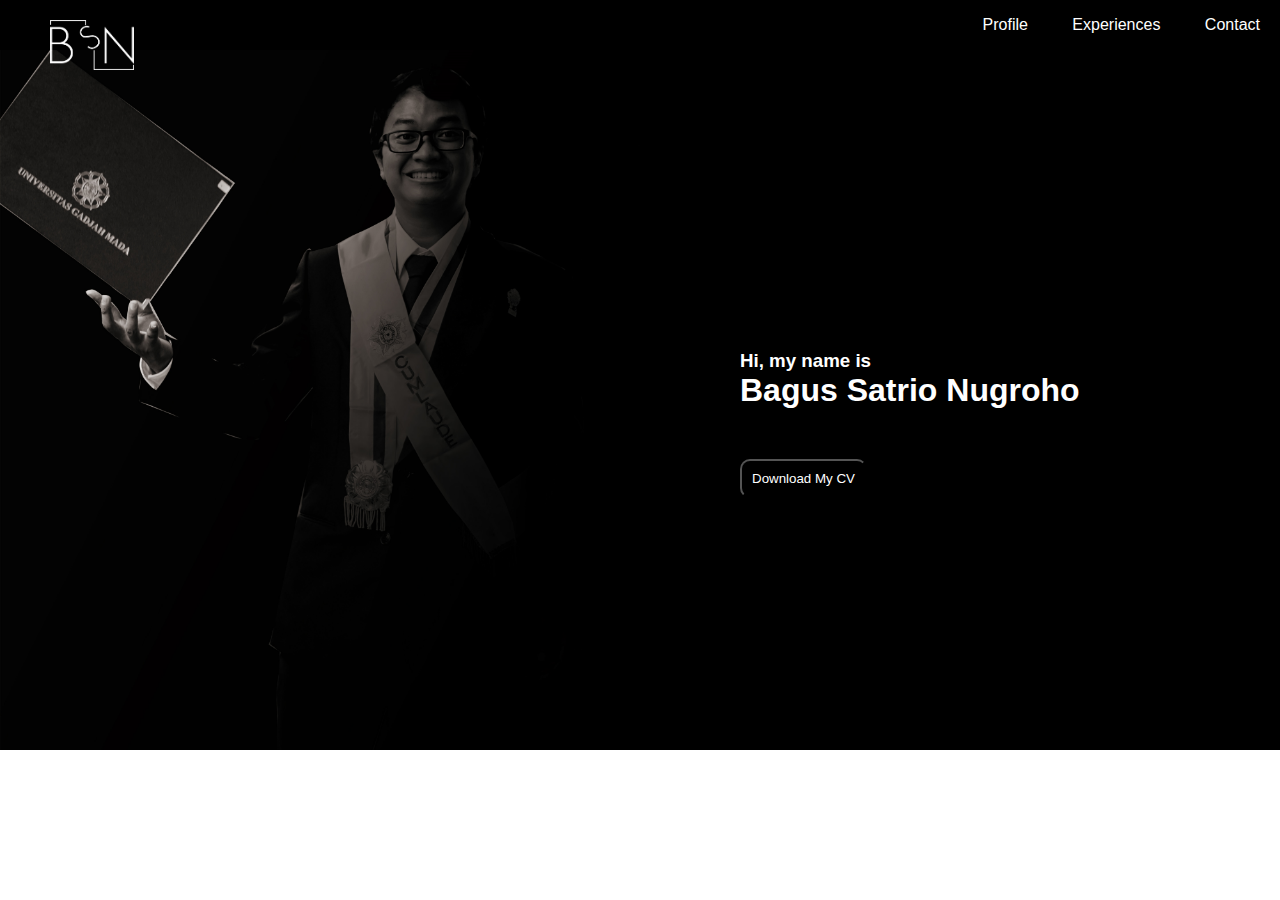
<file: index.html>
<!DOCTYPE html>
<html>
<head>
    <title>Hello There!</title>
    <meta charset="utf-8">
    <meta name="viewport" content="width=device-width, initial-scale=1.0">
    <link rel="stylesheet" href="stylesheet.css">
</head>

<body>
    <header>
        <div class="upper-Wrap">
            <nav>
                <ul>
                    <li><a href="#">Profile</a></li>
                    <li><a href="Flexbox/Card.html">Experiences</a></li>
                    <li><a href="Flexbox/Contact/contact.html">Contact</a></li>
                </ul>
            </nav>
            <div class="logo">
                <img src="Tio-logo.png" alt="Gambar Logo">
            </div>
        </div>
    </header>

    <div class="container">
        <div class="left-side">
            <!--  -->
        </div>
        <div class="right-side">
            <div class="teks">
                <div class="teks-contain">
                    <h3><b>Hi, my name is</b></h3>
                    <h1>Bagus Satrio Nugroho</h1>
                </div>
                <div class="btn">
                    <a href="Bagus Satrio Nugroho_CV_Mar_2022.pdf">
                        <input type="button" value="Download My CV"></input>
                    </a>
                    
                </div>
            </div>
        </div>
    </div>
    <!-- <footer>
        <div class="copyright">
            <p>Design : Bagus Satrio Nugrohor</p>
        </div>
        <div class="year">
            <p>June,2020</p>
        </div>s
    </footer> -->
</body>
</html>
</file>
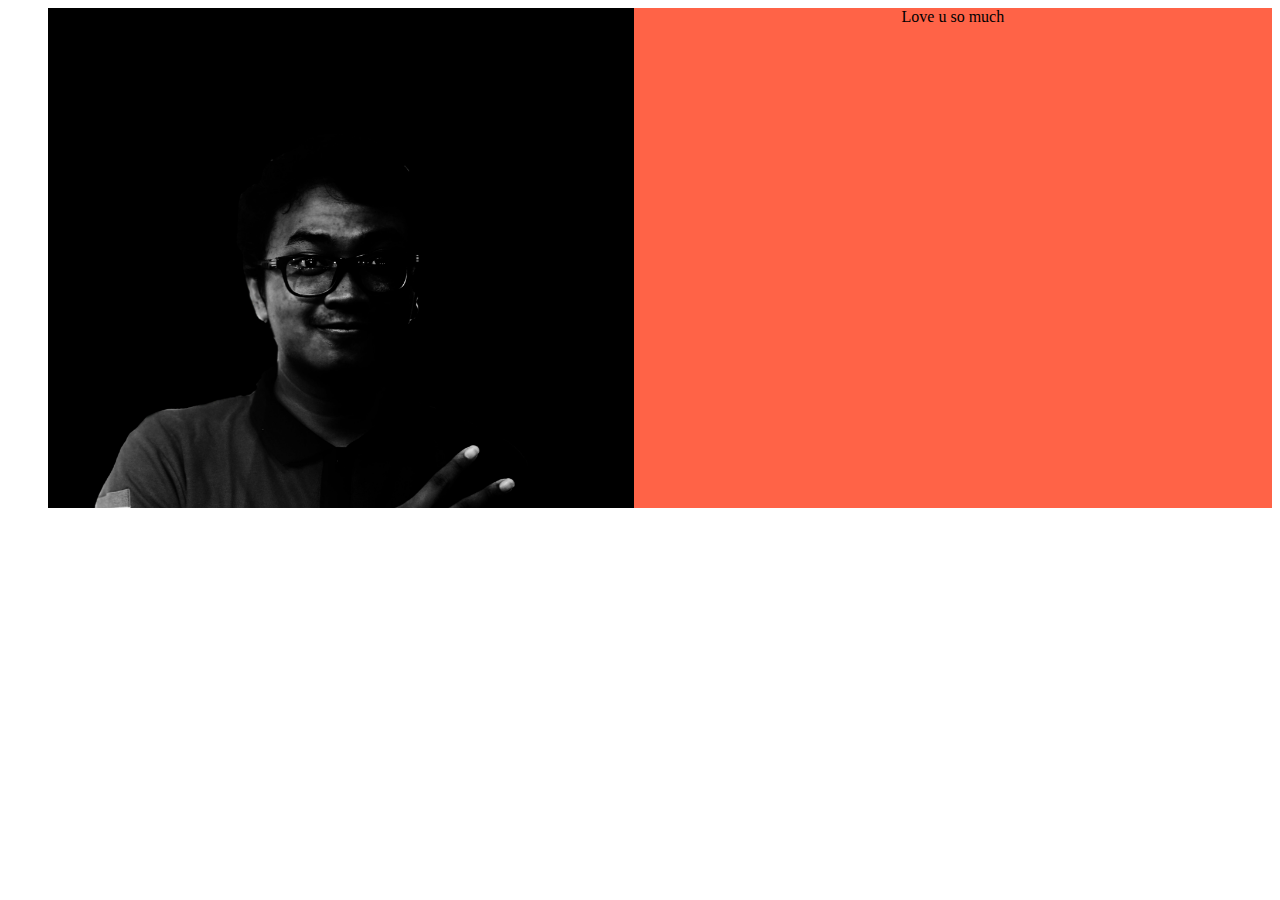
<file: Coba-Flex/index.html>
<!DOCTYPE html>
<html>
<head>
    <title>Coba Flex</title>
    <meta charset="utf-8">
    <meta name="viewport" content="width=device-width, initial-scale=1.0">
    <link rel="stylesheet" href="stylesheet.css">
</head>
<body>
    <ul class="Flex-test">
        <li class="box1">Hai beb</li>
        <li class="box2">Love u so much</li>
    </ul>
</body>
</html>
</file>
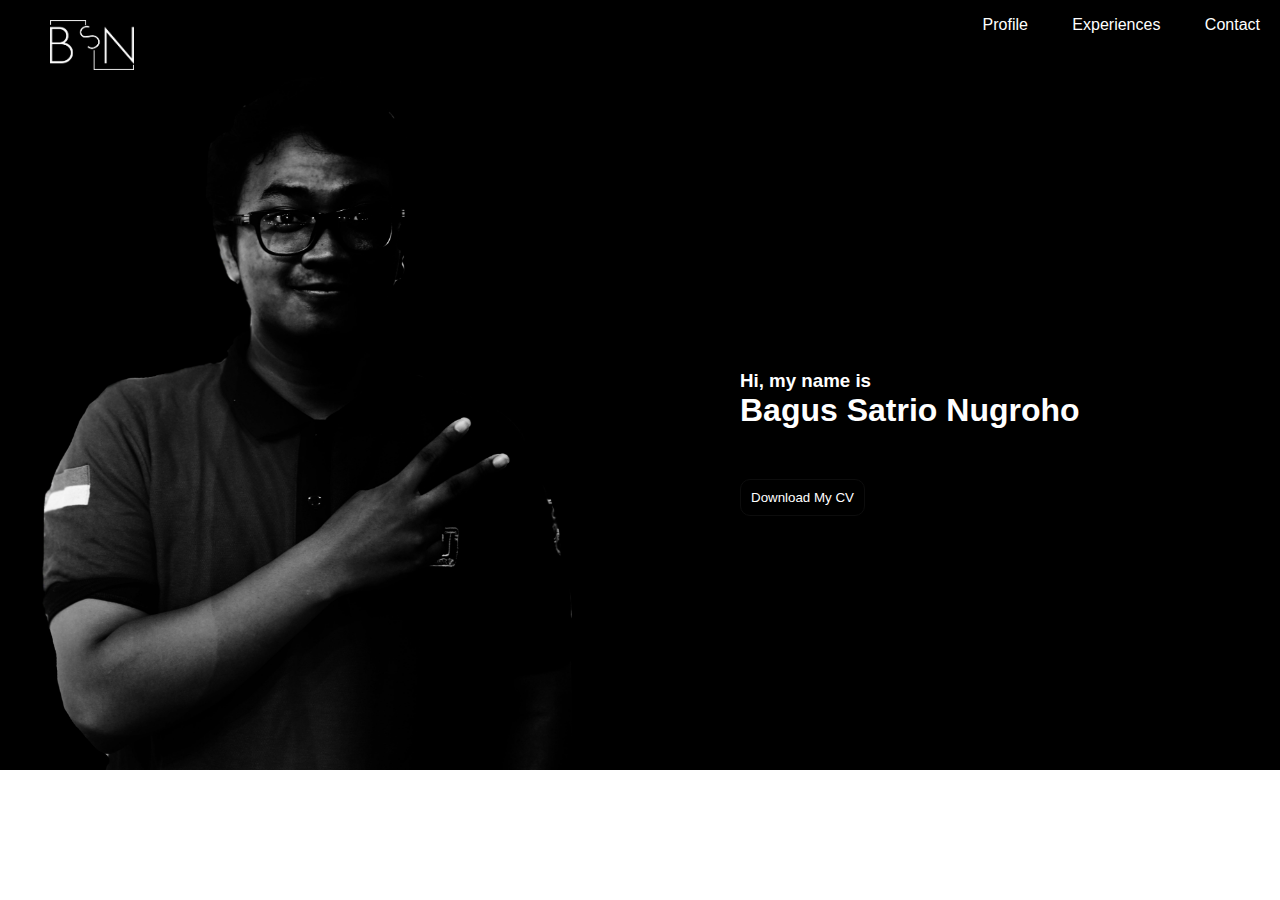
<file: Flexbox/index.html>
<!DOCTYPE html>
<html>
<head>
    <title>Hello There!</title>
    <meta charset="utf-8">
    <meta name="viewport" content="width=device-width, initial-scale=1.0">
    <link rel="stylesheet" href="stylesheet.css">
</head>

<body>
    <header>
        <div class="upper-Wrap">
            <nav>
                <ul>
                    <li><a href="index.html">Profile</a></li>
                    <li><a href="experiences.html">Experiences</a></li>
                    <li><a href="contact.html">Contact</a></li>
                </ul>
            </nav>
            <div class="logo">
                <img src="Tio-logo.png" alt="Gambar Logo">
            </div>
        </div>
    </header>

    <div class="container">
        <div class="left-side">
            <!--  -->
        </div>
        <div class="right-side">
            <div class="teks">
                <div class="teks-contain">
                    <h3><b>Hi, my name is</b></h3>
                    <h1>Bagus Satrio Nugroho</h1>
                </div>
                <div class="btn">
                    <input type="button" value="Download My CV"></input>
                </div>
            </div>
        </div>
    </div>
    <!-- <footer>
        <div class="copyright">
            <p>Design : Bagus Satrio Nugrohor</p>
        </div>
        <div class="year">
            <p>June,2020</p>
        </div>
    </footer> -->
</body>
</html>
</file>
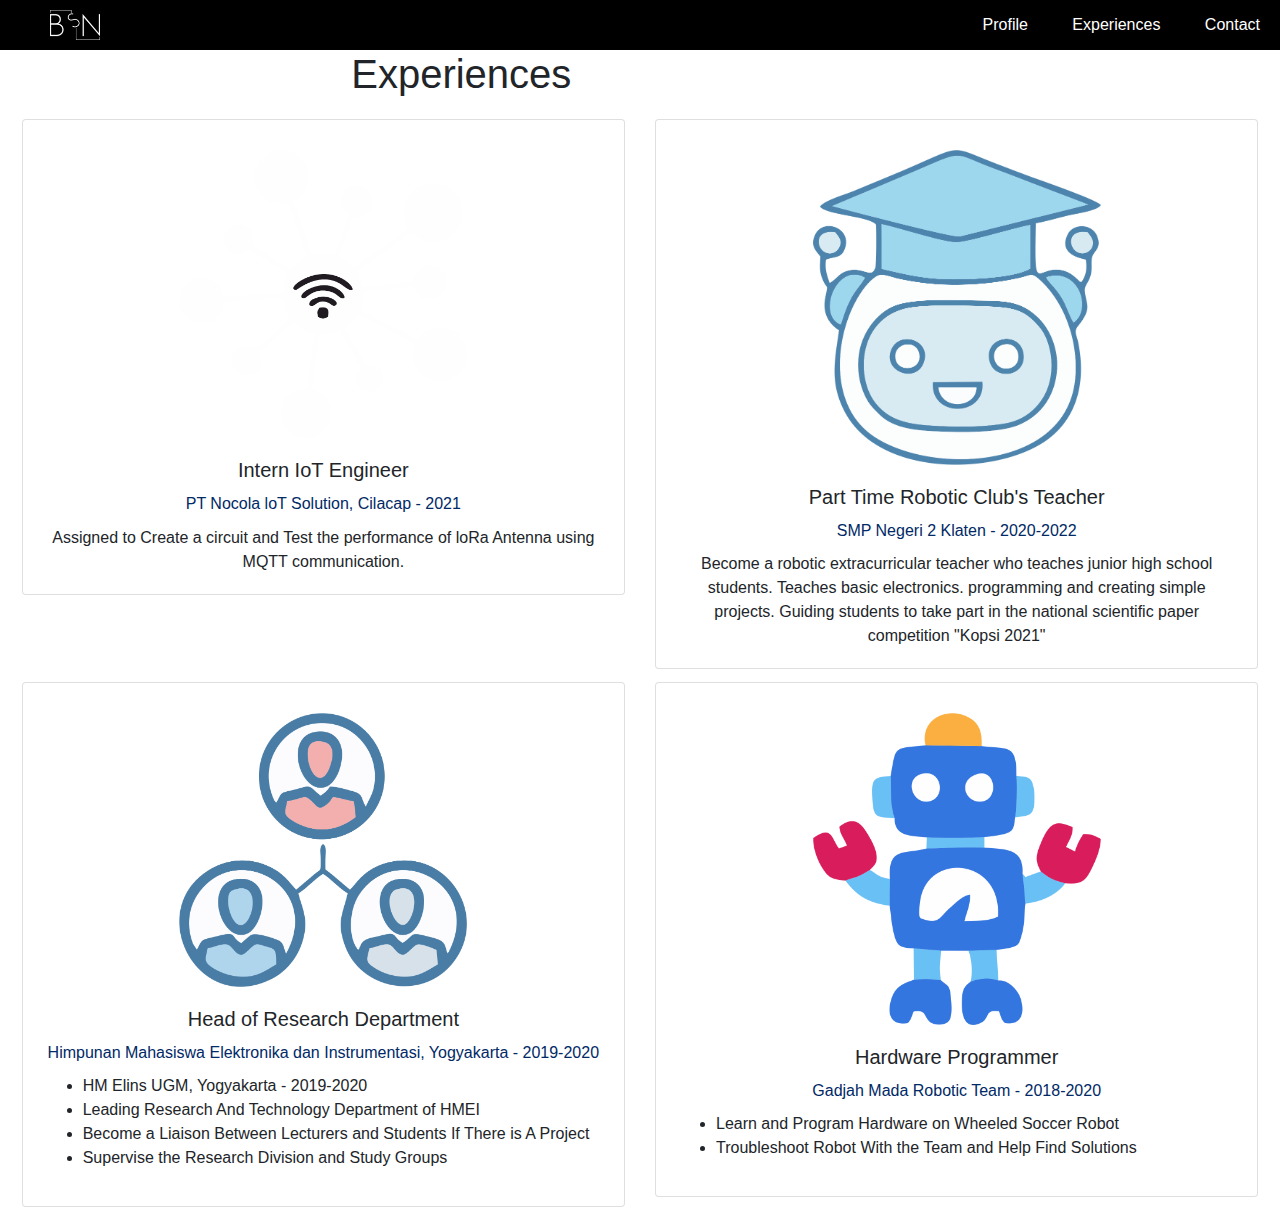
<file: Flexbox/Card.html>
<!doctype html>
<html lang="en">
  <head>
    <!-- Required meta tags -->
    <meta charset="utf-8">
    <meta name="viewport" content="width=device-width, initial-scale=1, shrink-to-fit=no">

    <!-- Bootstrap CSS -->
    <link rel="stylesheet" href="https://stackpath.bootstrapcdn.com/bootstrap/4.3.1/css/bootstrap.min.css" integrity="sha384-ggOyR0iXCbMQv3Xipma34MD+dH/1fQ784/j6cY/iJTQUOhcWr7x9JvoRxT2MZw1T" crossorigin="anonymous">
    <link rel="stylesheet" href="style2.css">
    <title style="margin: 5pt;">Experience</title>
  </head>
  
  <body>
    <header style="height: 50px;
    background-color: black;
    color: white;">
        <div class="upper-Wrap">
            <nav style="float: right;">
                <ul style="list-style: none;">
                    <li style="display: inline-block;background-color: black;"><a style="display: block;
                        padding: 0 20px;
                        text-decoration: none;
                        color: white;
                        line-height: 50px;" href="../index.html">Profile</a></li>
                    <li style="display: inline-block;background-color: black;"><a style="display: block;
                        padding: 0 20px;
                        text-decoration: none;
                        color: white;
                        line-height: 50px;" href="Card.html">Experiences</a></li>
                    <li style="display: inline-block;background-color: black;"><a style="display: block;
                        padding: 0 20px;
                        text-decoration: none;
                        color: white;
                        line-height: 50px;" href="Contact/contact.html">Contact</a></li>
                </ul>
            </nav>
            <div class="logo" style="padding-top:10px; padding-left: 50px;">
                <img style="height: 30px;" src="Tio-logo.png" alt="Gambar Logo">
            </div>
        </div>
    </header>
    <h1 style="text-align: center;">Experiences</h1>
    <div class="row" style="margin: 5pt;">
        <!--  -->
        <div class="col-sm-6">
          <div class="card" style="margin-top: 10pt;">
            <img src="IoT.png" class="card-img-top" alt="..." style="width: 18rem; align-self: center; padding-top:5%;">
            <div class="card-body">
              <h5 class="card-title" style="text-align: center;">Intern IoT Engineer </h5>
              <h6 class="card-title" style="text-align: center; color: #002966;">PT Nocola loT Solution, Cilacap - 2021 </h6>
              <p class="card-text" style="text-align: center;">Assigned to Create a circuit and Test the performance of loRa Antenna using MQTT communication.</p>
              <!-- <a style="width: fit-content;" href="#" class="btn btn-outline-light " >Go somewhere</a> -->
              <!-- <button type="button" class="btn btn-outline-light">Light</button> -->
            </div>
          </div>
        </div>
        <!--  -->
        <div class="col-sm-6">
            <div class="card" style="margin-top: 10pt;">
              <img src="robotic.png" class="card-img-top" alt="..." style="width: 18rem; align-self: center; padding-top:5%;">
              <div class="card-body">
                <h5 class="card-title" style="text-align: center;">Part Time Robotic Club's Teacher </h5>
                <h6 class="card-title" style="text-align: center; color: #002966;">SMP Negeri 2 Klaten - 2020-2022</h6>
                <p class="card-text" style="text-align: center;">Become a robotic extracurricular teacher who teaches junior high school students. Teaches basic electronics. programming and creating simple projects. Guiding students to take part in the national scientific paper competition "Kopsi 2021"</p>
                <!-- <a style="width: fit-content;" href="#" class="btn btn-outline-light " >Go somewhere</a> -->
                <!-- <button type="button" class="btn btn-outline-light">Light</button> -->
              </div>
            </div>
        </div>
        <!--  -->
        <div class="col-sm-6">
            <div class="card" style="margin-top: 10pt;">
              <img src="leader.png" class="card-img-top" alt="..." style="width: 18rem; align-self: center; padding-top:5%;">
              <div class="card-body">
                <h5 class="card-title" style="text-align: center;">Head of Research Department</h5>
                <h6 class="card-title" style="text-align: center; color: #002966;">Himpunan Mahasiswa Elektronika dan Instrumentasi, Yogyakarta - 2019-2020</h6>
                <ul>
                    <li>HM Elins UGM, Yogyakarta - 2019-2020</li>
                    <li class="HM">Leading Research And Technology Department of HMEI</li>
                    <li class="HM">Become a Liaison Between Lecturers and Students If There is A Project</li>
                    <li class="HM">Supervise the Research Division and Study Groups</li>
                </ul>
                <!-- <p class="card-text" style="text-align: center; color: #9d9d62">Assigned to Create a circuit and Test the performance of loRa Antenna using MQTT communication.</p> -->
                <!-- <a style="width: fit-content;" href="#" class="btn btn-outline-light " >Go somewhere</a> -->
                <!-- <button type="button" class="btn btn-outline-light">Light</button> -->
              </div>
            </div>
        </div>
        <!--  -->
        <div class="col-sm-6">
            <div class="card" style="margin-top: 10pt;">
              <img src="robot.png" class="card-img-top" alt="..." style="width: 18rem; align-self: center; padding-top:5%;">
              <div class="card-body">
                <h5 class="card-title" style="text-align: center;">Hardware Programmer</h5>
                <h6 class="card-title" style="text-align: center; color: #002966;">Gadjah Mada Robotic Team - 2018-2020</h6>
                <ul>
                    <li class="HM">Learn and Program Hardware on Wheeled Soccer Robot</li>
                    <li class="HM">Troubleshoot Robot With the Team and Help Find Solutions</li>
                </ul>
                <!-- <p class="card-text" style="text-align: center; color: #9d9d62">Assigned to Create a circuit and Test the performance of loRa Antenna using MQTT communication.</p> -->
                <!-- <a style="width: fit-content;" href="#" class="btn btn-outline-light " >Go somewhere</a> -->
                <!-- <button type="button" class="btn btn-outline-light">Light</button> -->
              </div>
            </div>
        </div>
      </div>
    <!-- Optional JavaScript -->
    <!-- jQuery first, then Popper.js, then Bootstrap JS -->
    <script src="https://code.jquery.com/jquery-3.3.1.slim.min.js" integrity="sha384-q8i/X+965DzO0rT7abK41JStQIAqVgRVzpbzo5smXKp4YfRvH+8abtTE1Pi6jizo" crossorigin="anonymous"></script>
    <script src="https://cdnjs.cloudflare.com/ajax/libs/popper.js/1.14.7/umd/popper.min.js" integrity="sha384-UO2eT0CpHqdSJQ6hJty5KVphtPhzWj9WO1clHTMGa3JDZwrnQq4sF86dIHNDz0W1" crossorigin="anonymous"></script>
    <script src="https://stackpath.bootstrapcdn.com/bootstrap/4.3.1/js/bootstrap.min.js" integrity="sha384-JjSmVgyd0p3pXB1rRibZUAYoIIy6OrQ6VrjIEaFf/nJGzIxFDsf4x0xIM+B07jRM" crossorigin="anonymous"></script>
  </body>
</html>
</file>
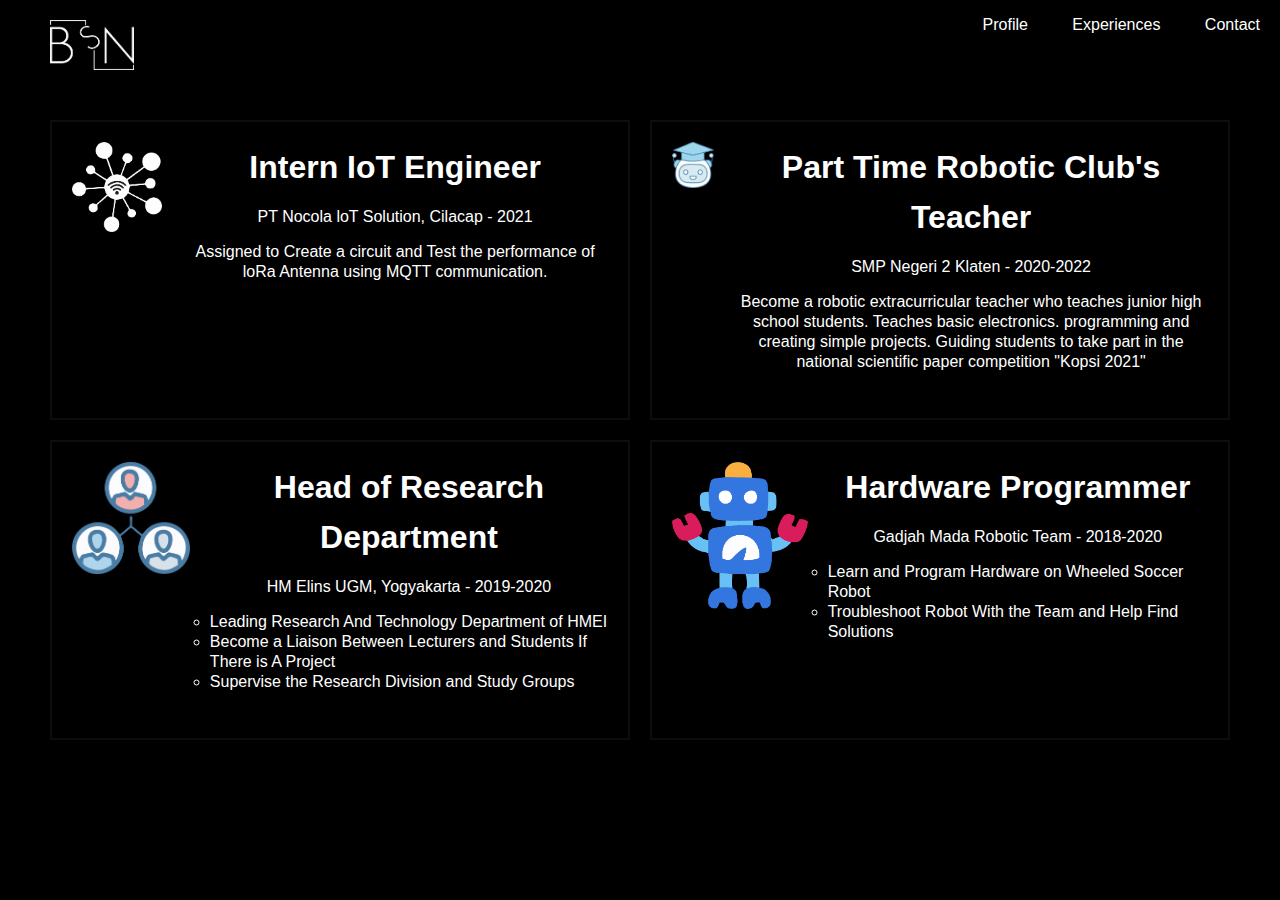
<file: Flexbox/experiences.html>
<!DOCTYPE html>
<html>
<head>
    <title>Experiences</title>
    <meta charset="utf-8">
    <meta name="viewport" content="width=device-width, initial-scale=1.0">
    <link rel="stylesheet" href="experiences.css">
</head>

<body>
    <header>
        <div class="upper-Wrap">
            <nav>
                <ul>
                    <li><a href="../index.html">Profile</a></li>
                    <li><a href="experiences.html">Experiences</a></li>
                    <li><a href="contact.html">Contact</a></li>
                </ul>
            </nav>
            <div class="logo">
                <img src="Tio-logo.png" alt="Gambar Logo">
            </div>
        </div>
    </header>
    <div class="container">
        <div class="exp">
            <div class="flexcard">
                <div class="card1" id="kartu">
                    <div class="logoexp">
                        <img src="IoT.png" alt="Ini Gambar">
                    </div>
                    <div class="kontenkartu">
                        <ul>
                            <li><h1>Intern IoT Engineer</h1></li>
                            <li>PT Nocola loT Solution, Cilacap - 2021</li>
                            <li><p class="Spesial">Assigned to Create a circuit and Test the performance of loRa Antenna using MQTT communication.</p></li>
                            <!-- <li></li> -->
                        </ul>
                    </div>
                </div>
                <div class="card2" id="kartu">
                    <div class="logoexp">
                        <img src="robotic.png" alt="Ini Gambar">
                    </div>
                    <div class="kontenkartu">
                        <ul>
                            <li><h1>Part Time Robotic Club's Teacher</h1></li>
                            <li>SMP Negeri 2 Klaten - 2020-2022</li>
                            <li><p class="Spesial">Become a robotic extracurricular teacher who teaches junior high school students. Teaches basic electronics. programming and creating simple projects. Guiding students to take part in the national scientific paper competition "Kopsi 2021"</p></li>
                            <!-- <li>Ahahaha</li> -->
                        </ul>
                    </div>
                </div>
                <div class="card3" id="kartu">
                    <div class="logoexp">
                        <img src="leader.png" alt="Ini Gambar">
                    </div>
                    <div class="kontenkartu">
                        <ul>
                            <li><h1>Head of Research Department</h1></li>
                            <li>HM Elins UGM, Yogyakarta - 2019-2020</li>
                            <li class="HM">Leading Research And Technology Department of HMEI</li>
                            <li class="HM">Become a Liaison Between Lecturers and Students If There is A Project</li>
                            <li class="HM">Supervise the Research Division and Study Groups</li>
                        </ul>
                    </div>
                </div>
                <div class="card4" id="kartu">
                    <div class="logoexp">
                        <img src="robot.png" alt="Ini Gambar">
                    </div>
                    <div class="kontenkartu">
                        <ul>
                            <li><h1>Hardware Programmer</h1></li>
                            <li>Gadjah Mada Robotic Team - 2018-2020</li>
                            <li class="HM">Learn and Program Hardware on Wheeled Soccer Robot</li>
                            <li class="HM">Troubleshoot Robot With the Team and Help Find Solutions</li>
                        </ul>
                    </div>
                </div>
            </div>
        </div>
    </div>
</body>

</html>
</file>
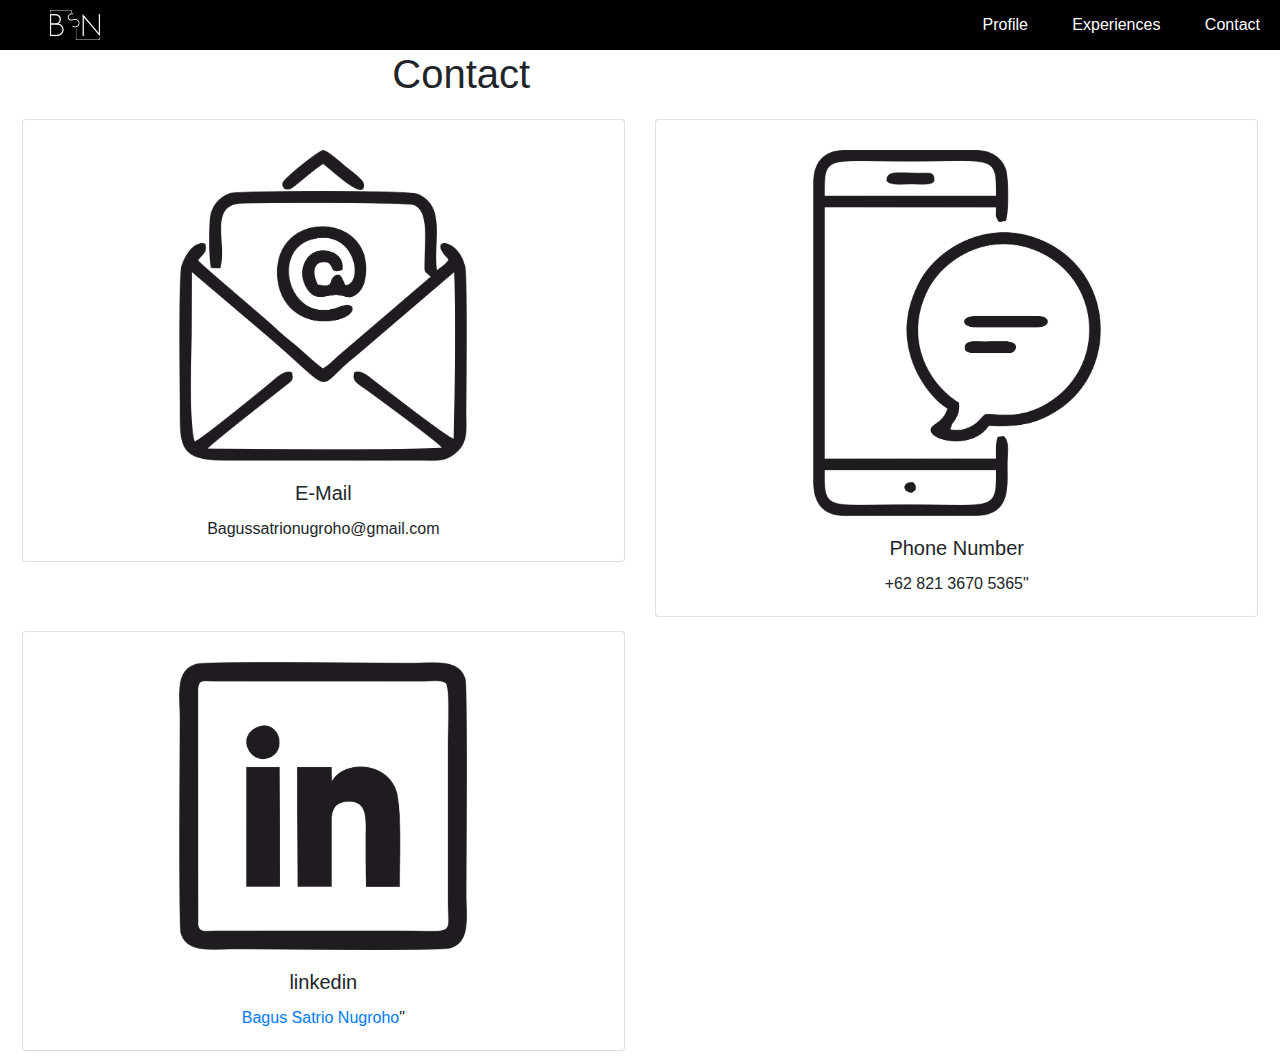
<file: Flexbox/Contact/contact.html>
<!doctype html>
<html lang="en">
  <head>
    <!-- Required meta tags -->
    <meta charset="utf-8">
    <meta name="viewport" content="width=device-width, initial-scale=1, shrink-to-fit=no">

    <!-- Bootstrap CSS -->
    <link rel="stylesheet" href="https://stackpath.bootstrapcdn.com/bootstrap/4.3.1/css/bootstrap.min.css" integrity="sha384-ggOyR0iXCbMQv3Xipma34MD+dH/1fQ784/j6cY/iJTQUOhcWr7x9JvoRxT2MZw1T" crossorigin="anonymous">
    <link rel="stylesheet" href="stylesheet.css">
    <title style="margin: 5pt;">Experience</title>
  </head>
  
  <body>
    <header style="height: 50px;
    background-color: black;
    color: white;">
        <div class="upper-Wrap">
            <nav style="float: right;">
                <ul style="list-style: none;">
                    <li style="display: inline-block;background-color: black;"><a style="display: block;
                        padding: 0 20px;
                        text-decoration: none;
                        color: white;
                        line-height: 50px;" href="../../index.html">Profile</a></li>
                    <li style="display: inline-block;background-color: black;"><a style="display: block;
                        padding: 0 20px;
                        text-decoration: none;
                        color: white;
                        line-height: 50px;" href="../Card.html">Experiences</a></li>
                    <li style="display: inline-block;background-color: black;"><a style="display: block;
                        padding: 0 20px;
                        text-decoration: none;
                        color: white;
                        line-height: 50px;" href="contact.html">Contact</a></li>
                </ul>
            </nav>
            <div class="logo" style="padding-top:10px; padding-left: 50px;">
                <img style="height: 30px;" src="../../Tio-logo.png" alt="Gambar Logo">
            </div>
        </div>
    </header>
    <h1 style="text-align: center;">Contact</h1>
    <div class="row" style="margin: 5pt;">
        <!--  -->
        <div class="col-sm-6">
          <div class="card" style="margin-top: 10pt;">
            <img src="mail.png" class="card-img-top" alt="..." style="width: 18rem; align-self: center; padding-top:5%;">
            <div class="card-body">
              <h5 class="card-title" style="text-align: center;">E-Mail </h5>
              <!-- <h6 class="card-title" style="text-align: center; color: #002966;">PT Nocola loT Solution, Cilacap - 2021 </h6> -->
              <p class="card-text" style="text-align: center;">Bagussatrionugroho@gmail.com</p>
              <!-- <a style="width: fit-content;" href="#" class="btn btn-outline-light " >Go somewhere</a> -->
              <!-- <button type="button" class="btn btn-outline-light">Light</button> -->
            </div>
          </div>
        </div>
        <!--  -->
        <div class="col-sm-6">
            <div class="card" style="margin-top: 10pt;">
              <img src="phone.png" class="card-img-top" alt="..." style="width: 18rem; align-self: center; padding-top:5%;">
              <div class="card-body">
                <h5 class="card-title" style="text-align: center;">Phone Number</h5>
                <!-- <h6 class="card-title" style="text-align: center; color: #002966;">SMP Negeri 2 Klaten - 2020-2022</h6> -->
                <p class="card-text" style="text-align: center;">+62 821 3670 5365"</p>
                <!-- <a style="width: fit-content;" href="#" class="btn btn-outline-light " >Go somewhere</a> -->
                <!-- <button type="button" class="btn btn-outline-light">Light</button> -->
              </div>
            </div>
        </div>
        <!--  -->
        <div class="col-sm-6">
            <div class="card" style="margin-top: 10pt;">
              <img src="linkedin.png" class="card-img-top" alt="..." style="width: 18rem; align-self: center; padding-top:5%;">
              <div class="card-body">
                <h5 class="card-title" style="text-align: center;">linkedin</h5>
                <p class="card-text" style="text-align: center;"><a href="https://www.linkedin.com/in/bagus-satrio-nugroho-488172132/">Bagus Satrio Nugroho</a>"</p>
              </div>
            </div>
        </div>
      </div>
    <!-- Optional JavaScript -->
    <!-- jQuery first, then Popper.js, then Bootstrap JS -->
    <script src="https://code.jquery.com/jquery-3.3.1.slim.min.js" integrity="sha384-q8i/X+965DzO0rT7abK41JStQIAqVgRVzpbzo5smXKp4YfRvH+8abtTE1Pi6jizo" crossorigin="anonymous"></script>
    <script src="https://cdnjs.cloudflare.com/ajax/libs/popper.js/1.14.7/umd/popper.min.js" integrity="sha384-UO2eT0CpHqdSJQ6hJty5KVphtPhzWj9WO1clHTMGa3JDZwrnQq4sF86dIHNDz0W1" crossorigin="anonymous"></script>
    <script src="https://stackpath.bootstrapcdn.com/bootstrap/4.3.1/js/bootstrap.min.js" integrity="sha384-JjSmVgyd0p3pXB1rRibZUAYoIIy6OrQ6VrjIEaFf/nJGzIxFDsf4x0xIM+B07jRM" crossorigin="anonymous"></script>
  </body>
</html>
</file>
<file: stylesheet.css>
@media all and (max-width: 670px) {
    *{
        font-family: 'Lucida Sans', 'Lucida Sans Regular', 'Lucida Grande', 'Lucida Sans Unicode', Geneva, Verdana, sans-serif;
        margin: 0 auto;
        box-sizing: border-box;
    }
    ul{
        list-style: none;
    }
    /* BAGIAN ATAS */
    header{
        height: 50px;
        background-color: black;
        color: white;
    }
    nav{
        /* display: none; */
        float: right;
    }
    nav li{
        display: inline-block;
        background-color: black;
    }
    nav li:hover{
        opacity: 0.5;
    }
    nav a{
        display: block;
        padding: 0 20px;
        text-decoration: none;
        color: white;
        line-height: 50px;
    }
    .logo{
        padding-top:20px;
        padding-left: 20px;
    }
    .logo img{
        height: 50px;
    }
    /* BODY */
    .container{
        height: 700px;
        background-color: violet;
    }
    .right-side{
        color: white;
        float: right;
        width: 50%;
        background-color: black;
        height: 100%;
    }
    .left-side{
        float:left;
        background-color: black;
        height: 100%;
        width: 50%;
        background-image: url(tio-web.jpg); 
        background-position: center;
        background-size: cover;
    }
    .teks{
        font-size: 15px;
        margin-top: 200px;
        margin-left: 10px;
    }
    .teks-contain{
        margin-bottom: 50px;
    }
    input{
        /* margin-left:50px; */
        transition: 0.5s;
        padding: 10px;
        background-color:black;
        border-radius: 10px;
        color:white;
        /* border: transparent; */
    }
    input:hover{
        background-color: gray;
        padding: 20px;
        border-radius: 40px;
        transition: 0.5s;
        cursor: pointer;
    }
}
@media all and (min-width:1000px){
*{
    font-family: 'Lucida Sans', 'Lucida Sans Regular', 'Lucida Grande', 'Lucida Sans Unicode', Geneva, Verdana, sans-serif;
    margin: 0 auto;
    box-sizing: border-box;
}
ul{
    list-style: none;
}
/* BAGIAN ATAS */
header{
    height: 50px;
    background-color: black;
    color: white;
}
nav{
    float: right;
}
nav li{
    display: inline-block;
    background-color: black;
}
nav li:hover{
    opacity: 0.5;
}
nav a{
    display: block;
    padding: 0 20px;
    text-decoration: none;
    color: white;
    line-height: 50px;
}
.logo{
    padding-top:20px;
    padding-left: 50px;
}
.logo img{
    height: 50px;
}
/* BODY */
.container{
    height: 700px;
    background-color: violet;
}
.right-side{
    color: white;
    float: right;
    width: 50%;
    background-color: black;
    height: 100%;
}
.left-side{
    float:left;
    background-color: black;
    height: 100%;
    width: 50%;
    background-image: url(tio-web.jpg); 
    background-position: center;
    background-size: cover;
}
.teks{
    margin-top: 300px;
    margin-left: 100px;
}
.teks-contain{
    margin-bottom: 50px;
}
input{
    /* margin-left:50px; */
    transition: 0.5s;
    padding: 10px;
    background-color:black;
    border-radius: 10px;
    color:white;
    /* border: transparent; */
}
input:hover{
    background-color: gray;
    padding: 20px;
    border-radius: 40px;
    transition: 0.5s;
    cursor: pointer;
}

/* footer */
/* footer{
    background-color: black;
    color: white;
}
.copyright{
    float: right;
}
.year{
    float:left;
} */
}
</file>
<file: Coba-Flex/stylesheet.css>
/* *{
    margin: 0 auto;
    
} */
.Flex-test{
    display: flex;
    margin: 0 auto;
}
ul{
    list-style: none;
}
.Flex-test li{
    flex: auto;
    text-align: center;
    margin: 0;
}
.box1{
    background-color: teal;
    height: 500px;
    background-image: url(tio\ web.jpg); 
    background-size: cover;
}
.box2{
    background-color: tomato;
}
</file>
<file: Flexbox/stylesheet.css>
@media all and (max-width: 1000px) {
    *{
        font-family: 'Lucida Sans', 'Lucida Sans Regular', 'Lucida Grande', 'Lucida Sans Unicode', Geneva, Verdana, sans-serif;
        margin: 0 auto;
        box-sizing: border-box;
    }
    ul{
        list-style: none;
    }
    /* BAGIAN ATAS */
    header{
        height: 50px;
        background-color: black;
        color: white;
    }
    nav{
        display: none;
        float: right;
    }
    nav li{
        display: inline-block;
        background-color: black;
    }
    nav li:hover{
        opacity: 0.5;
    }
    nav a{
        display: block;
        padding: 0 20px;
        text-decoration: none;
        color: white;
        line-height: 50px;
    }
    .logo{
        padding-top:20px;
        padding-left: 20px;
    }
    .logo img{
        height: 30px;
    }
    /* BODY */
    .container{
        height: 700px;
        background-color: violet;
        display: flex;
    }
    .right-side{
        color: white;
        /* float: right; */
        flex: auto;
        width: 50%;
        background-color: black;
        height: 100%;
    }
    .left-side{
        /* float:left; */
        flex: auto;
        background-color: black;
        height: 100%;
        width: 50%;
        background-image: url(tio\ web.jpg); 
        background-position: center;
        background-size: cover;
    }
    .teks{
        font-size: 15px;
        margin-top: 200px;
        margin-left: 10px;
    }
    .teks-contain{
        margin-bottom: 50px;
    }
    input{
        /* margin-left:50px; */
        transition: 0.5s;
        padding: 10px;
        background-color:black;
        border-radius: 10px;
        color:white;
        /* border: transparent; */
        border: 1px solid  #0d0d0d;
    }
    input:hover{
        background-color:  #0d0d0d;
        padding: 20px;
        border-radius: 40px;
        transition: 0.5s;
        cursor: pointer;
        border: 1px solid  #0d0d0d;
    }
}
@media all and (min-width:1000px){
*{
    font-family: 'Lucida Sans', 'Lucida Sans Regular', 'Lucida Grande', 'Lucida Sans Unicode', Geneva, Verdana, sans-serif;
    margin: 0 auto;
    box-sizing: border-box;
}
ul{
    list-style: none;
}
/* BAGIAN ATAS */
header{
    height: 70px;
    background-color: black;
    color: white;
}
nav{
    float: right;
}
nav li{
    display: inline-block;
    background-color: black;
}
nav li:hover{
    opacity: 0.5;
}
nav a{
    display: block;
    padding: 0 20px;
    text-decoration: none;
    color: white;
    line-height: 50px;
}
.logo{
    padding-top:20px;
    padding-left: 50px;
}
.logo img{
    height: 50px;
}
/* BODY */
.container{
    height: 700px;
    background-color: violet;
    display: flex;
}
.right-side{
    flex: auto;
    color: white;
    width: 50%;
    background-color: black;
    height: 100%;
}
.left-side{
    flex: auto;
    background-color: black;
    height: 100%;
    width: 50%;
    background-image: url(tio\ web.jpg); 
    background-position: center;
    background-size: cover;
}
.teks{
    margin-top: 300px;
    margin-left: 100px;
}
.teks-contain{
    margin-bottom: 50px;
}
input{
    /* margin-left:50px; */
    transition: 0.5s;
    padding: 10px;
    background-color:black;
    border-radius: 10px;
    color:white;
    border: 1px solid  #0d0d0d;
    /* border: transparent; */
}
input:hover{
    background-color:  #0d0d0d;
    padding: 20px;
    border-radius: 40px;
    transition: 0.5s;
    border: 1px solid  #0d0d0d;
    cursor: pointer;
}

/* footer */
/* footer{
    background-color: black;
    color: white;
}
.copyright{
    float: right;
}
.year{
    float:left;
} */
}
</file>
<file: Flexbox/style2.css>
nav li:hover{
    opacity: 0.5;
}
</file>
<file: Flexbox/experiences.css>
*{
    font-family: 'Lucida Sans', 'Lucida Sans Regular', 'Lucida Grande', 'Lucida Sans Unicode', Geneva, Verdana, sans-serif;
    margin: 0 auto;
    box-sizing: border-box;
}

body{
    background-color: black;
}
ul{
    list-style: none;
}
/* BAGIAN ATAS */
header{
    height: 70px;
    background-color: black;
    color: white;
}
nav{
    float: right;
}
nav li{
    display: inline-block;
    background-color: black;
}
nav li:hover{
    opacity: 0.5;
}
nav a{
    display: block;
    padding: 0 20px;
    text-decoration: none;
    color: white;
    line-height: 50px;
}
.logo{
    padding-top:20px;
    padding-left: 50px;
}
.logo img{
    height: 50px;
}
/* BODY */
.exp{
    height: 500px;
    /* background-color: brown; */
    margin: 40px;
}
.flexcard{
    display: flex;
    flex-wrap: wrap;
    padding: 0;
    /* justify-content: space-between; */
    color: white;
}
.flexcard ul{
    list-style: none;
    padding: 0;
}
#kartu{
    transition: 0.5s;
    display: flex;
    /* flex: auto; */
    width: 40%;
    height: 300px;
    padding: 20px;
    margin: 10px;
    /* flex-direction: row; */
    cursor: pointer;
    /* flex-basis: 33%; */
}
#kartu:hover{
    /* opacity: 0.8; */
    background-color: #0d0d0d;
    transition: 0.5s;
}
#kartu img{
    max-width: 100%;
    max-height: 100%;
    display: block;
    width: 150px;
}
.card1{
    /* background-color: cadetblue; */
    border: 2px solid #0d0d0d;
    flex-grow: 1;
}

.card2{
    border: 2px solid #0d0d0d;
    flex-grow: 1;
}
.card3{
    border: 2px solid #0d0d0d;
    flex-grow: 1;
}
.card4{
    border: 2px solid #0d0d0d;
    flex-grow: 1;
}
.logoexp{
    /* border: 2px solid gray; */
    flex-grow: 2;
    /* max-width: 100%; */
    /* width: 100%; */
}
.kontenkartu{
    flex-grow: 1;
    margin-left: 20px;
    /* max-width: 50%; */
    text-align: center;
    line-height: 50px;
}
.Spesial{
    line-height: 20px;
}

.HM{
    list-style: circle;
    line-height: 20px;
    text-align: left;
}
</file>
<file: Flexbox/Contact/stylesheet.css>
nav li:hover{
    opacity: 0.5;
}
</file>
